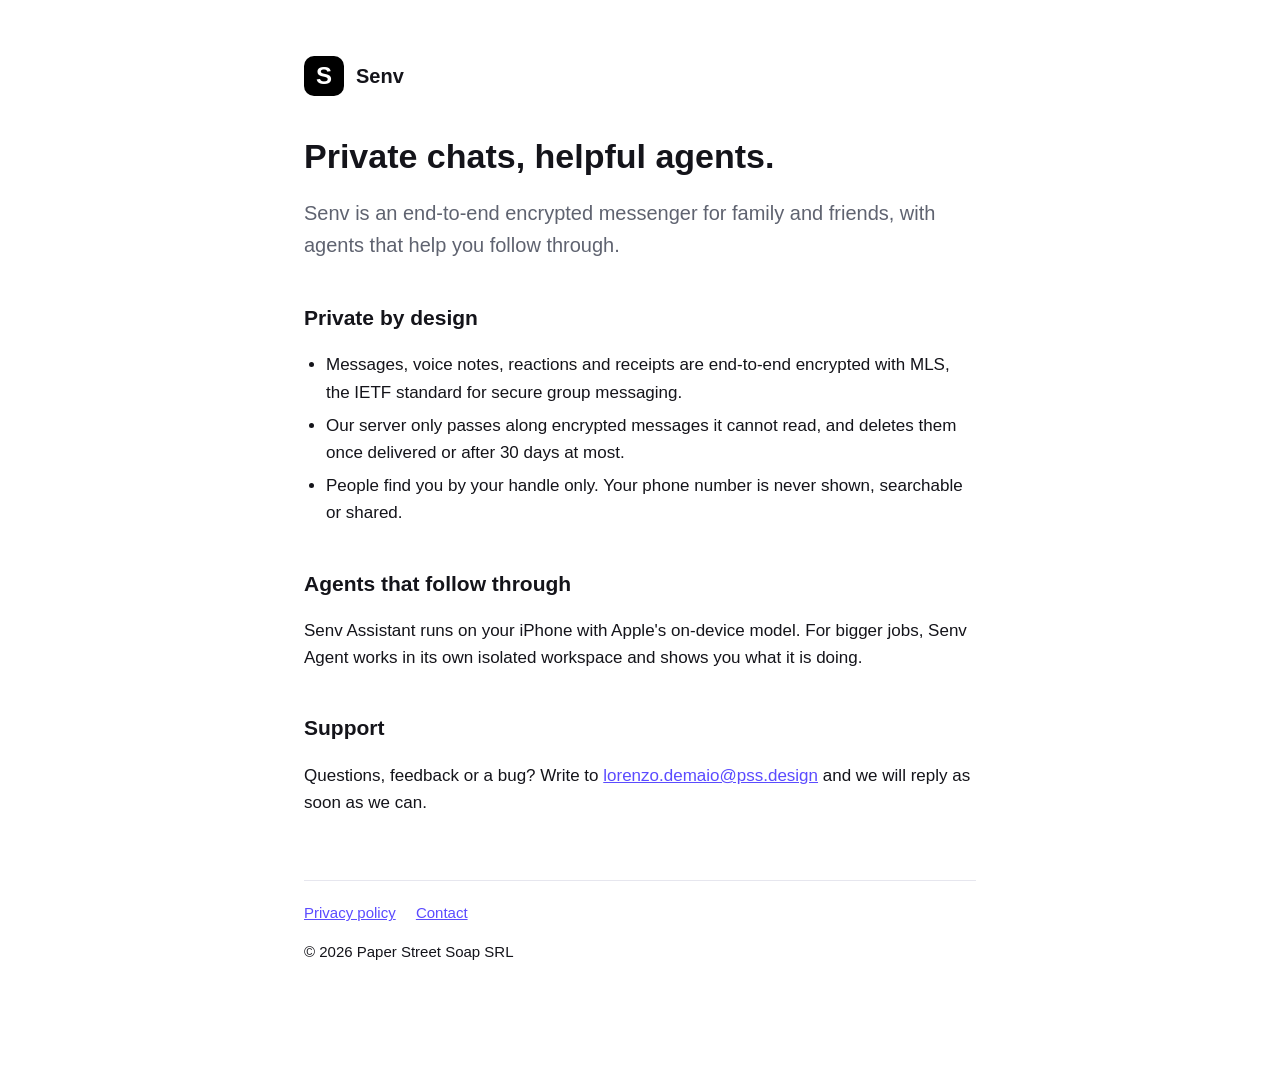
<file: index.html>
<!doctype html>
<html lang="en">
<head>
  <meta charset="utf-8">
  <meta name="viewport" content="width=device-width, initial-scale=1">
  <title>Senv: private chats, helpful agents</title>
  <meta name="description" content="Senv is an end-to-end encrypted messenger for family and friends, with agents that help you follow through.">
  <link rel="stylesheet" href="/style.css">
</head>
<body>
<main>
  <header><div class="mark">S</div><a href="/">Senv</a></header>

  <h1>Private chats, helpful agents.</h1>
  <p class="lead">Senv is an end-to-end encrypted messenger for family and friends, with agents that help you follow through.</p>

  <h2>Private by design</h2>
  <ul>
    <li>Messages, voice notes, reactions and receipts are end-to-end encrypted with MLS, the IETF standard for secure group messaging.</li>
    <li>Our server only passes along encrypted messages it cannot read, and deletes them once delivered or after 30 days at most.</li>
    <li>People find you by your handle only. Your phone number is never shown, searchable or shared.</li>
  </ul>

  <h2>Agents that follow through</h2>
  <p>Senv Assistant runs on your iPhone with Apple's on-device model. For bigger jobs, Senv Agent works in its own isolated workspace and shows you what it is doing.</p>

  <h2 id="support">Support</h2>
  <p>Questions, feedback or a bug? Write to <a href="mailto:lorenzo.demaio@pss.design">lorenzo.demaio@pss.design</a> and we will reply as soon as we can.</p>

  <footer>
    <a href="/privacy">Privacy policy</a>
    <a href="mailto:lorenzo.demaio@pss.design">Contact</a>
    <p>&copy; 2026 Paper Street Soap SRL</p>
  </footer>
</main>
</body>
</html>
</file>
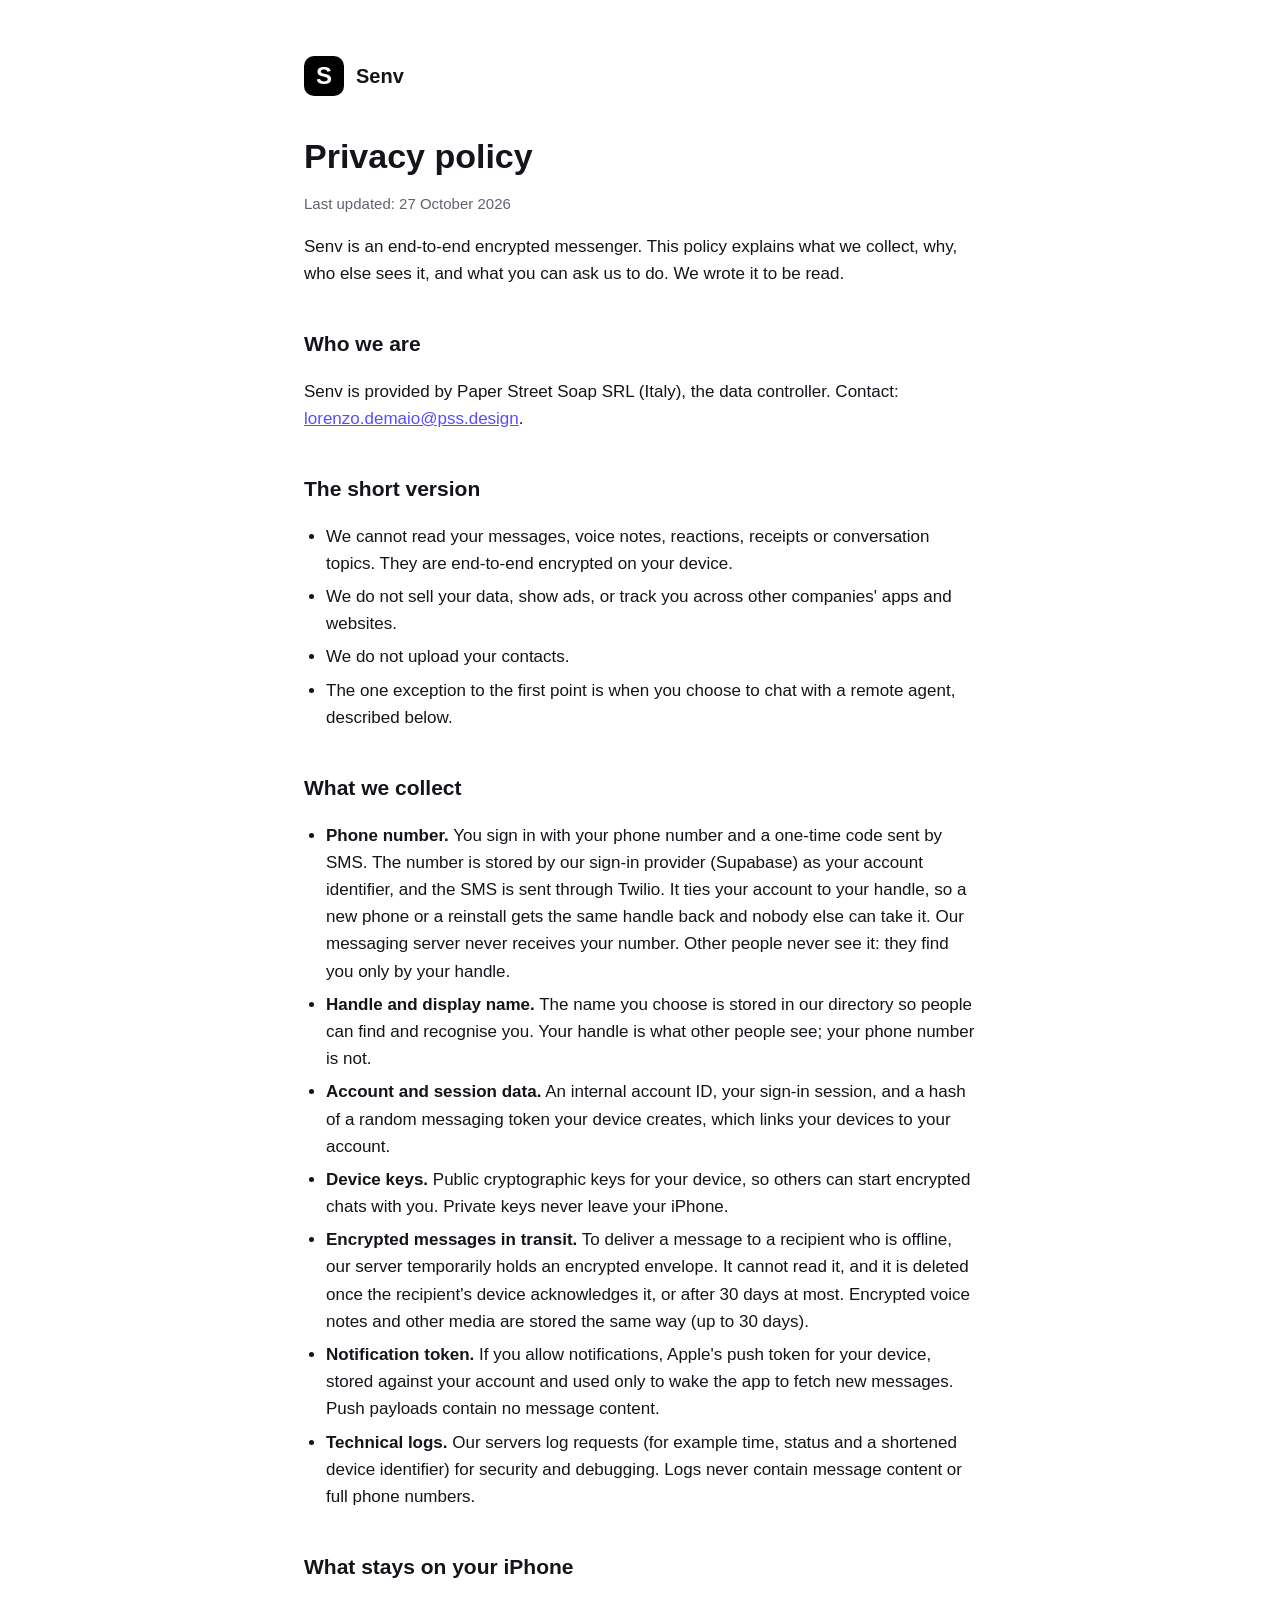
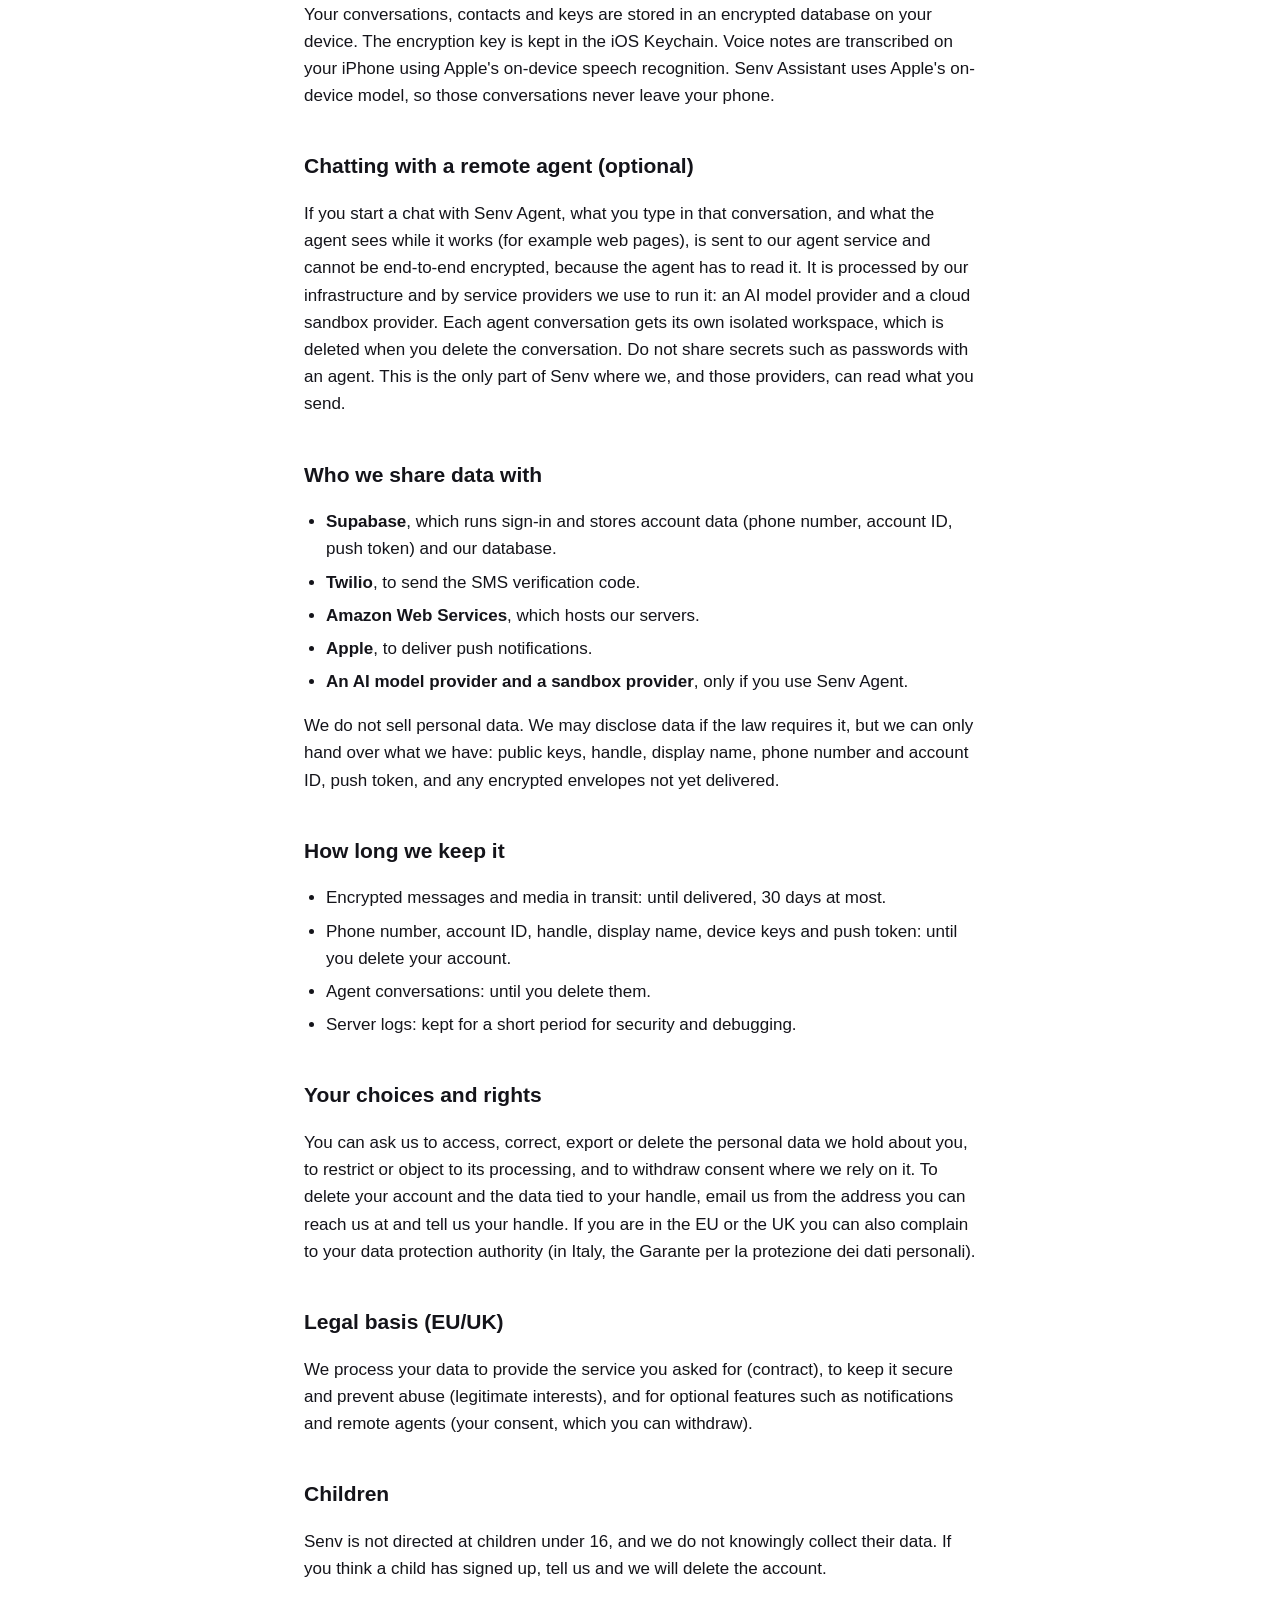
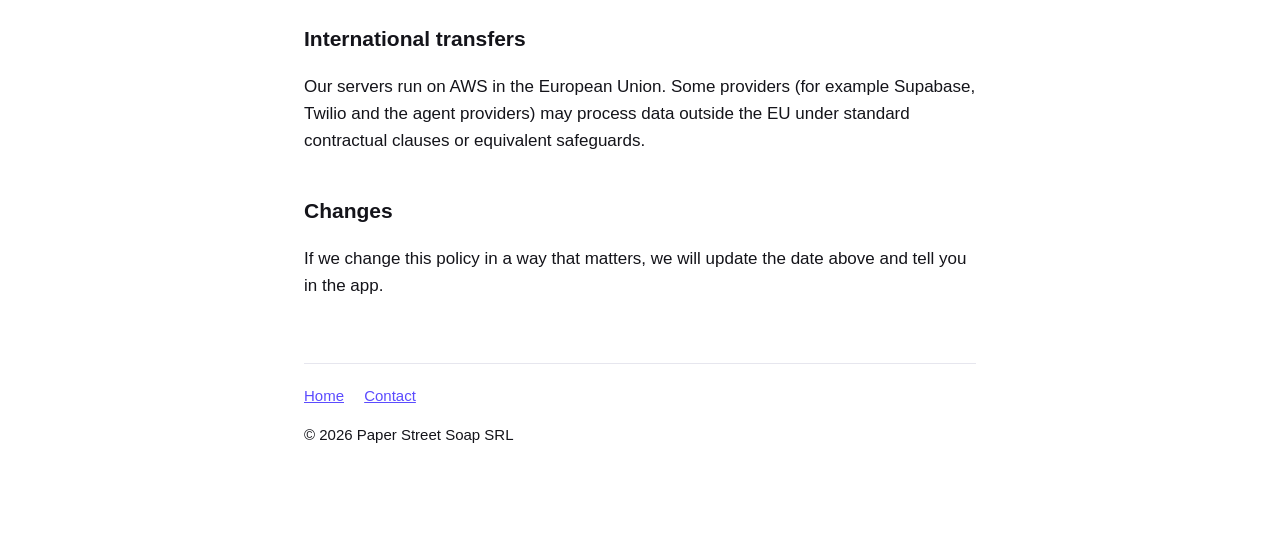
<file: privacy.html>
<!doctype html>
<html lang="en">
<head>
  <meta charset="utf-8">
  <meta name="viewport" content="width=device-width, initial-scale=1">
  <title>Senv privacy policy</title>
  <meta name="robots" content="index,follow">
  <link rel="stylesheet" href="/style.css">
</head>
<body>
<main>
  <header><div class="mark">S</div><a href="/">Senv</a></header>

  <h1>Privacy policy</h1>
  <p class="muted">Last updated: 27 October 2026</p>

  <p>Senv is an end-to-end encrypted messenger. This policy explains what we collect, why, who else sees it, and what you can ask us to do. We wrote it to be read.</p>

  <h2>Who we are</h2>
  <p>Senv is provided by Paper Street Soap SRL (Italy), the data controller. Contact: <a href="mailto:lorenzo.demaio@pss.design">lorenzo.demaio@pss.design</a>.</p>

  <h2>The short version</h2>
  <ul>
    <li>We cannot read your messages, voice notes, reactions, receipts or conversation topics. They are end-to-end encrypted on your device.</li>
    <li>We do not sell your data, show ads, or track you across other companies' apps and websites.</li>
    <li>We do not upload your contacts.</li>
    <li>The one exception to the first point is when you choose to chat with a remote agent, described below.</li>
  </ul>

  <h2>What we collect</h2>
  <ul>
    <li><strong>Phone number.</strong> You sign in with your phone number and a one-time code sent by SMS. The number is stored by our sign-in provider (Supabase) as your account identifier, and the SMS is sent through Twilio. It ties your account to your handle, so a new phone or a reinstall gets the same handle back and nobody else can take it. Our messaging server never receives your number. Other people never see it: they find you only by your handle.</li>
    <li><strong>Handle and display name.</strong> The name you choose is stored in our directory so people can find and recognise you. Your handle is what other people see; your phone number is not.</li>
    <li><strong>Account and session data.</strong> An internal account ID, your sign-in session, and a hash of a random messaging token your device creates, which links your devices to your account.</li>
    <li><strong>Device keys.</strong> Public cryptographic keys for your device, so others can start encrypted chats with you. Private keys never leave your iPhone.</li>
    <li><strong>Encrypted messages in transit.</strong> To deliver a message to a recipient who is offline, our server temporarily holds an encrypted envelope. It cannot read it, and it is deleted once the recipient's device acknowledges it, or after 30 days at most. Encrypted voice notes and other media are stored the same way (up to 30 days).</li>
    <li><strong>Notification token.</strong> If you allow notifications, Apple's push token for your device, stored against your account and used only to wake the app to fetch new messages. Push payloads contain no message content.</li>
    <li><strong>Technical logs.</strong> Our servers log requests (for example time, status and a shortened device identifier) for security and debugging. Logs never contain message content or full phone numbers.</li>
  </ul>

  <h2>What stays on your iPhone</h2>
  <p>Your conversations, contacts and keys are stored in an encrypted database on your device. The encryption key is kept in the iOS Keychain. Voice notes are transcribed on your iPhone using Apple's on-device speech recognition. Senv Assistant uses Apple's on-device model, so those conversations never leave your phone.</p>

  <h2>Chatting with a remote agent (optional)</h2>
  <p>If you start a chat with Senv Agent, what you type in that conversation, and what the agent sees while it works (for example web pages), is sent to our agent service and cannot be end-to-end encrypted, because the agent has to read it. It is processed by our infrastructure and by service providers we use to run it: an AI model provider and a cloud sandbox provider. Each agent conversation gets its own isolated workspace, which is deleted when you delete the conversation. Do not share secrets such as passwords with an agent. This is the only part of Senv where we, and those providers, can read what you send.</p>

  <h2>Who we share data with</h2>
  <ul>
    <li><strong>Supabase</strong>, which runs sign-in and stores account data (phone number, account ID, push token) and our database.</li>
    <li><strong>Twilio</strong>, to send the SMS verification code.</li>
    <li><strong>Amazon Web Services</strong>, which hosts our servers.</li>
    <li><strong>Apple</strong>, to deliver push notifications.</li>
    <li><strong>An AI model provider and a sandbox provider</strong>, only if you use Senv Agent.</li>
  </ul>
  <p>We do not sell personal data. We may disclose data if the law requires it, but we can only hand over what we have: public keys, handle, display name, phone number and account ID, push token, and any encrypted envelopes not yet delivered.</p>

  <h2>How long we keep it</h2>
  <ul>
    <li>Encrypted messages and media in transit: until delivered, 30 days at most.</li>
    <li>Phone number, account ID, handle, display name, device keys and push token: until you delete your account.</li>
    <li>Agent conversations: until you delete them.</li>
    <li>Server logs: kept for a short period for security and debugging.</li>
  </ul>

  <h2>Your choices and rights</h2>
  <p>You can ask us to access, correct, export or delete the personal data we hold about you, to restrict or object to its processing, and to withdraw consent where we rely on it. To delete your account and the data tied to your handle, email us from the address you can reach us at and tell us your handle. If you are in the EU or the UK you can also complain to your data protection authority (in Italy, the Garante per la protezione dei dati personali).</p>

  <h2>Legal basis (EU/UK)</h2>
  <p>We process your data to provide the service you asked for (contract), to keep it secure and prevent abuse (legitimate interests), and for optional features such as notifications and remote agents (your consent, which you can withdraw).</p>

  <h2>Children</h2>
  <p>Senv is not directed at children under 16, and we do not knowingly collect their data. If you think a child has signed up, tell us and we will delete the account.</p>

  <h2>International transfers</h2>
  <p>Our servers run on AWS in the European Union. Some providers (for example Supabase, Twilio and the agent providers) may process data outside the EU under standard contractual clauses or equivalent safeguards.</p>

  <h2>Changes</h2>
  <p>If we change this policy in a way that matters, we will update the date above and tell you in the app.</p>

  <footer>
    <a href="/">Home</a>
    <a href="mailto:lorenzo.demaio@pss.design">Contact</a>
    <p>&copy; 2026 Paper Street Soap SRL</p>
  </footer>
</main>
</body>
</html>
</file>
<file: style.css>
:root { color-scheme: light dark; --fg:#14141a; --muted:#5f6370; --bg:#ffffff; --accent:#5b4bff; --line:#e6e6ee; }
@media (prefers-color-scheme: dark) { :root { --fg:#f2f2f7; --muted:#a1a4b3; --bg:#0d0d12; --line:#24242e; } }
* { box-sizing: border-box; }
body { margin:0; font:17px/1.6 -apple-system, BlinkMacSystemFont, "SF Pro Text", "Segoe UI", Roboto, sans-serif; color:var(--fg); background:var(--bg); }
main { max-width:720px; margin:0 auto; padding:56px 24px 96px; }
header { display:flex; align-items:center; gap:12px; margin-bottom:40px; }
header .mark { width:40px; height:40px; border-radius:10px; background:#000; color:#fff; display:grid; place-items:center; font-weight:700; font-size:24px; }
header a { color:var(--fg); text-decoration:none; font-weight:650; font-size:20px; }
h1 { font-size:34px; line-height:1.2; margin:0 0 8px; }
h2 { font-size:21px; margin:40px 0 8px; }
p, li { color:var(--fg); }
.lead { font-size:20px; color:var(--muted); }
.muted { color:var(--muted); font-size:15px; }
a { color:var(--accent); }
ul { padding-left:22px; }
li { margin:6px 0; }
hr { border:0; border-top:1px solid var(--line); margin:40px 0; }
footer { margin-top:64px; padding-top:20px; border-top:1px solid var(--line); color:var(--muted); font-size:15px; }
footer a { margin-right:16px; }
</file>
